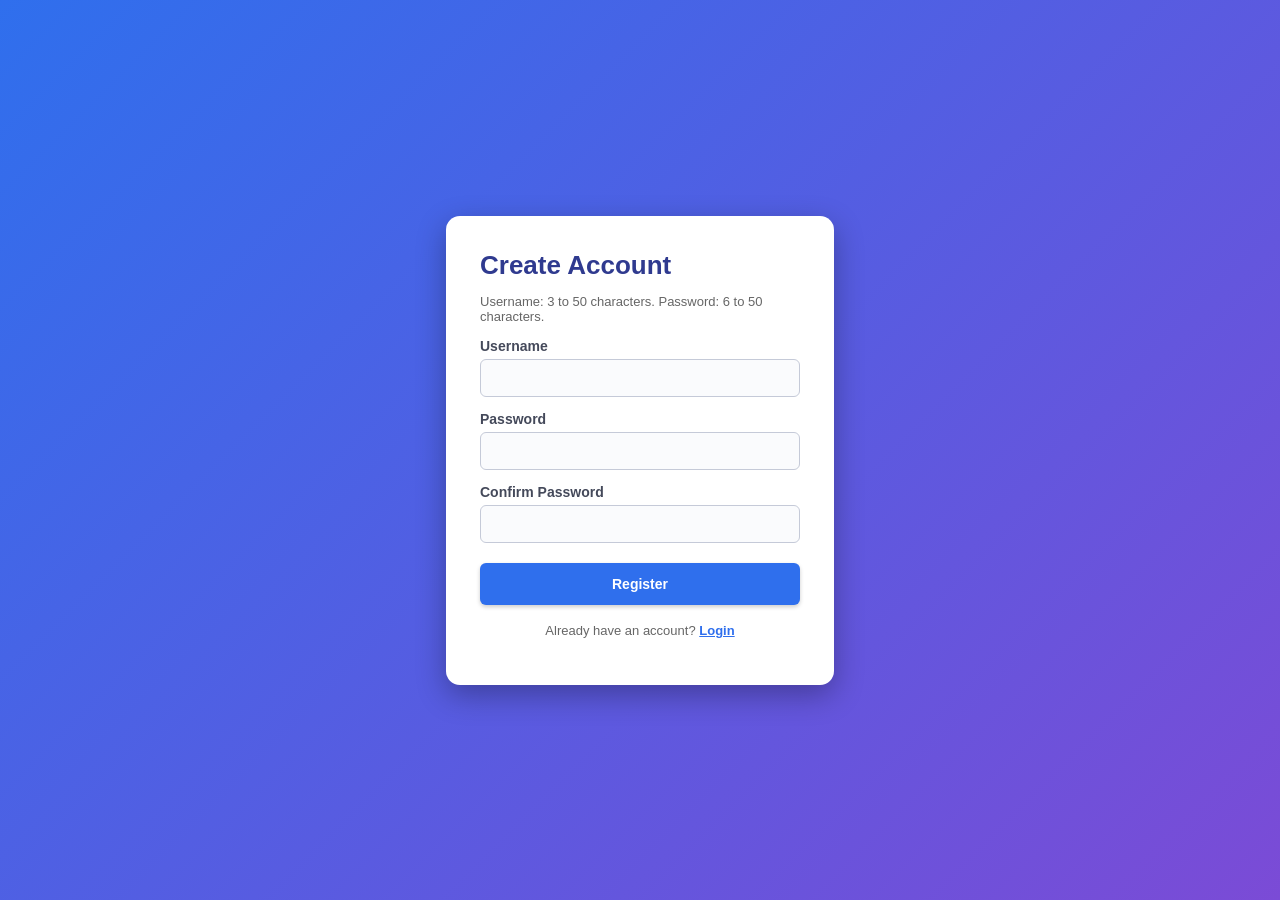
<file: src/main/resources/static/register.html>
<!doctype html>
<html lang="en">
  <head>
    <meta charset="UTF-8" />
    <meta name="viewport" content="width=device-width, initial-scale=1" />
    <title>Monthly Bills - Register</title>
    <link rel="stylesheet" href="style.css" />
  </head>
  <body class="login-page">
    <div class="login-box">
      <h1>Create Account</h1>
      <p>Username: 3 to 50 characters. Password: 6 to 50 characters.</p>

      <label for="username">Username</label>
      <input type="text" id="username" maxlength="50" autocomplete="username" />

      <label for="password">Password</label>
      <input
        type="password"
        id="password"
        maxlength="50"
        autocomplete="new-password"
      />

      <label for="confirm-password">Confirm Password</label>
      <input
        type="password"
        id="confirm-password"
        maxlength="50"
        autocomplete="new-password"
      />

      <!-- register() is written in register.js -->
      <button onclick="register()">Register</button>

      <!-- Error or success message shows here -->
      <p id="register-message" class="error-text"></p>

      <p class="link-text">
        Already have an account? <a href="index.html">Login</a>
      </p>
    </div>

    <script src="register.js"></script>
  </body>
</html>
</file>
<file: src/main/resources/static/style.css>
/* ---------- Basic page setup ---------- */
body {
  font-family: "Segoe UI", Arial, sans-serif;
  background-color: #eef1f8;
  color: #2b2f3a;
  margin: 0;
  padding: 20px;
}

h1 {
  margin: 0;
  font-size: 24px;
}

/* ---------- Buttons and links ---------- */
button,
.button-link {
  display: inline-block;
  background-color: #2f6fed;
  color: white;
  border: none;
  padding: 9px 16px;
  border-radius: 6px;
  cursor: pointer;
  font-family: inherit;
  font-size: 14px;
  font-weight: bold;
  line-height: 20px;
  text-decoration: none;
  box-shadow: 0 2px 4px rgba(0, 0, 0, 0.2);
}

button:hover,
.button-link:hover {
  background-color: #1d4fb5;
}

/* Smaller colored buttons inside the table */
td button {
  padding: 5px 10px;
  font-size: 13px;
  line-height: 18px;
  margin-right: 4px;
}

.btn-paid {
  background-color: #2e9e4f;
}

.btn-paid:hover {
  background-color: #217a3b;
}

.btn-edit {
  background-color: #e08a00;
}

.btn-edit:hover {
  background-color: #b36d00;
}

.btn-delete {
  background-color: #d32f2f;
}

.btn-delete:hover {
  background-color: #a62222;
}

/* ---------- Login page ---------- */
.login-page {
  display: flex;
  justify-content: center;
  align-items: center;
  min-height: 100vh;
  padding: 0;
  /* Blue to purple background */
  background: linear-gradient(135deg, #2f6fed, #7b4bd6);
}

.login-box {
  background-color: white;
  padding: 34px;
  width: 320px;
  border-radius: 14px;
  box-shadow: 0 10px 30px rgba(0, 0, 0, 0.3);
}

.login-box h1 {
  color: #2f3a8f;
  font-size: 26px;
  margin-bottom: 10px;
}

/* Hint text under the title */
.login-box p {
  color: #666666;
  font-size: 13px;
}

/* ---------- Inputs (login and form pages) ---------- */
label {
  display: block;
  margin-top: 14px;
  margin-bottom: 5px;
  font-weight: bold;
  font-size: 14px;
  color: #44495a;
}

input,
select {
  width: 100%;
  padding: 10px;
  box-sizing: border-box;
  border: 1px solid #c5cad8;
  border-radius: 6px;
  font-family: inherit;
  font-size: 14px;
  background-color: #fafbfd;
}

/* Glow when you click inside a box */
input:focus,
select:focus {
  outline: none;
  border-color: #2f6fed;
  box-shadow: 0 0 0 3px rgba(47, 111, 237, 0.25);
  background-color: white;
}

.login-box button,
.form-box button {
  margin-top: 20px;
  width: 100%;
  padding: 11px;
}

/* Error text is red and bold */
.login-box .error-text,
.error-text {
  color: #d32f2f;
  font-weight: bold;
  margin-top: 12px;
}

/* ---------- Top bar (blue banner) ---------- */
.top-bar {
  display: flex;
  justify-content: space-between;
  align-items: center;
  margin-bottom: 22px;
  padding: 18px 24px;
  border-radius: 12px;
  color: white;
  background: linear-gradient(135deg, #2f6fed, #7b4bd6);
  box-shadow: 0 4px 12px rgba(47, 111, 237, 0.35);
}

/* Buttons on the banner are white */
.top-bar button,
.top-bar .button-link {
  background-color: white;
  color: #2f3a8f;
  margin-left: 8px;
}

.top-bar button:hover,
.top-bar .button-link:hover {
  background-color: #e3e8ff;
}

/* ---------- Form page ---------- */
.form-box {
  background-color: white;
  padding: 28px;
  max-width: 420px;
  border-radius: 12px;
  border-top: 5px solid #2f6fed;
  box-shadow: 0 4px 14px rgba(0, 0, 0, 0.12);
}

/* ---------- Summary cards ---------- */
.cards {
  display: flex;
  gap: 18px;
  margin-bottom: 22px;
}

.card {
  background-color: white;
  flex: 1;
  padding: 18px 20px;
  border-radius: 12px;
  border-top: 5px solid #2f6fed;
  box-shadow: 0 4px 14px rgba(0, 0, 0, 0.12);
}

.card h3 {
  margin: 0 0 10px 0;
  font-size: 13px;
  color: #666b7a;
  text-transform: uppercase;
  letter-spacing: 1px;
}

.card p {
  margin: 0;
  font-size: 28px;
  font-weight: bold;
  color: #2f6fed;
}

/* Card 2 (Paid) is green */
.card:nth-child(2) {
  border-top-color: #2e9e4f;
}

.card:nth-child(2) p {
  color: #2e9e4f;
}

/* Card 3 (Pending) is orange */
.card:nth-child(3) {
  border-top-color: #fb8c00;
}

.card:nth-child(3) p {
  color: #fb8c00;
}

/* ---------- Filter ---------- */
.filter-bar {
  margin-bottom: 14px;
  padding: 12px 16px;
  background-color: white;
  border-radius: 10px;
  box-shadow: 0 2px 8px rgba(0, 0, 0, 0.1);
}

.filter-bar label {
  display: inline;
  margin-right: 10px;
}

.filter-bar select {
  width: 180px;
}

/* ---------- Bills table ---------- */
table {
  width: 100%;
  border-collapse: separate;
  border-spacing: 0;
  background-color: white;
  box-shadow: 0 4px 14px rgba(0, 0, 0, 0.12);
}

th,
td {
  padding: 13px 14px;
  text-align: left;
  border-bottom: 1px solid #e4e7ef;
}

/* Dark blue header row */
th {
  background-color: #2f3a8f;
  color: white;
  font-size: 13px;
  text-transform: uppercase;
  letter-spacing: 1px;
}

/* Rounded table corners */
th:first-child {
  border-top-left-radius: 12px;
}

th:last-child {
  border-top-right-radius: 12px;
}

tbody tr:last-child td:first-child {
  border-bottom-left-radius: 12px;
}

tbody tr:last-child td:last-child {
  border-bottom-right-radius: 12px;
}

/* Light stripes on every second row */
tbody tr:nth-child(even) {
  background-color: #f6f8fd;
}

/* Row highlights when the mouse is over it */
tbody tr:hover {
  background-color: #e3e9ff;
}

/* ---------- Status badges ---------- */
.badge {
  display: inline-block;
  padding: 5px 12px;
  border-radius: 14px;
  color: white;
  font-size: 13px;
  font-weight: bold;
  box-shadow: 0 1px 3px rgba(0, 0, 0, 0.25);
}

/* Overdue: red, fast blink */
.badge-overdue {
  background-color: #e53935;
  animation: blink-fast 0.6s infinite;
}

/* Due in 0 to 3 days: orange, medium blink */
.badge-3days {
  background-color: #d84315;
  animation: blink-medium 1.2s infinite;
}

/* Due in 4 to 7 days: yellow, soft pulse */
.badge-7days {
  background-color: #37474f;
  color: white;
  animation: pulse-soft 2s infinite;
}

/* Due in 8 to 10 days: blue, no animation */
.badge-10days {
  background-color: #1e88e5;
}

/* More than 10 days: grey, no animation */
.badge-upcoming {
  background-color: #6b6f7a;
}

/* Paid this month: green, no animation */
.badge-paid {
  background-color: #2e9e4f;
}

/* ---------- Animations ---------- */
@keyframes blink-fast {
  0% {
    opacity: 1;
  }
  50% {
    opacity: 0.2;
  }
  100% {
    opacity: 1;
  }
}

@keyframes blink-medium {
  0% {
    opacity: 1;
  }
  50% {
    opacity: 0.4;
  }
  100% {
    opacity: 1;
  }
}

@keyframes pulse-soft {
  0% {
    opacity: 1;
  }
  50% {
    opacity: 0.7;
  }
  100% {
    opacity: 1;
  }
}

/* ---------- Small screens ---------- */
@media (max-width: 700px) {
  .cards {
    flex-direction: column;
  }
  .top-bar {
    flex-direction: column;
    align-items: flex-start;
    gap: 12px;
  }
  .top-bar button,
  .top-bar .button-link {
    margin-left: 0;
    margin-right: 8px;
  }
  table {
    display: block;
    overflow-x: auto;
  }
}
/* ---------- Added for login, register, and dashboard ---------- */
.success-text,
.login-box .success-text {
  color: #2e9e4f;
  font-weight: bold;
  margin-top: 12px;
}

.login-box .link-text {
  text-align: center;
  margin-top: 18px;
}

.login-box a {
  color: #2f6fed;
  font-weight: bold;
}

.user-name {
  margin-right: 10px;
  font-weight: bold;
}

/* Notes under the bill title */
.notes {
  color: #666b7a;
  font-weight: normal;
}

/* Respect "reduce motion" system setting. Stops all blinking */
@media (prefers-reduced-motion: reduce) {
  .badge {
    animation: none !important;
  }
}
</file>
